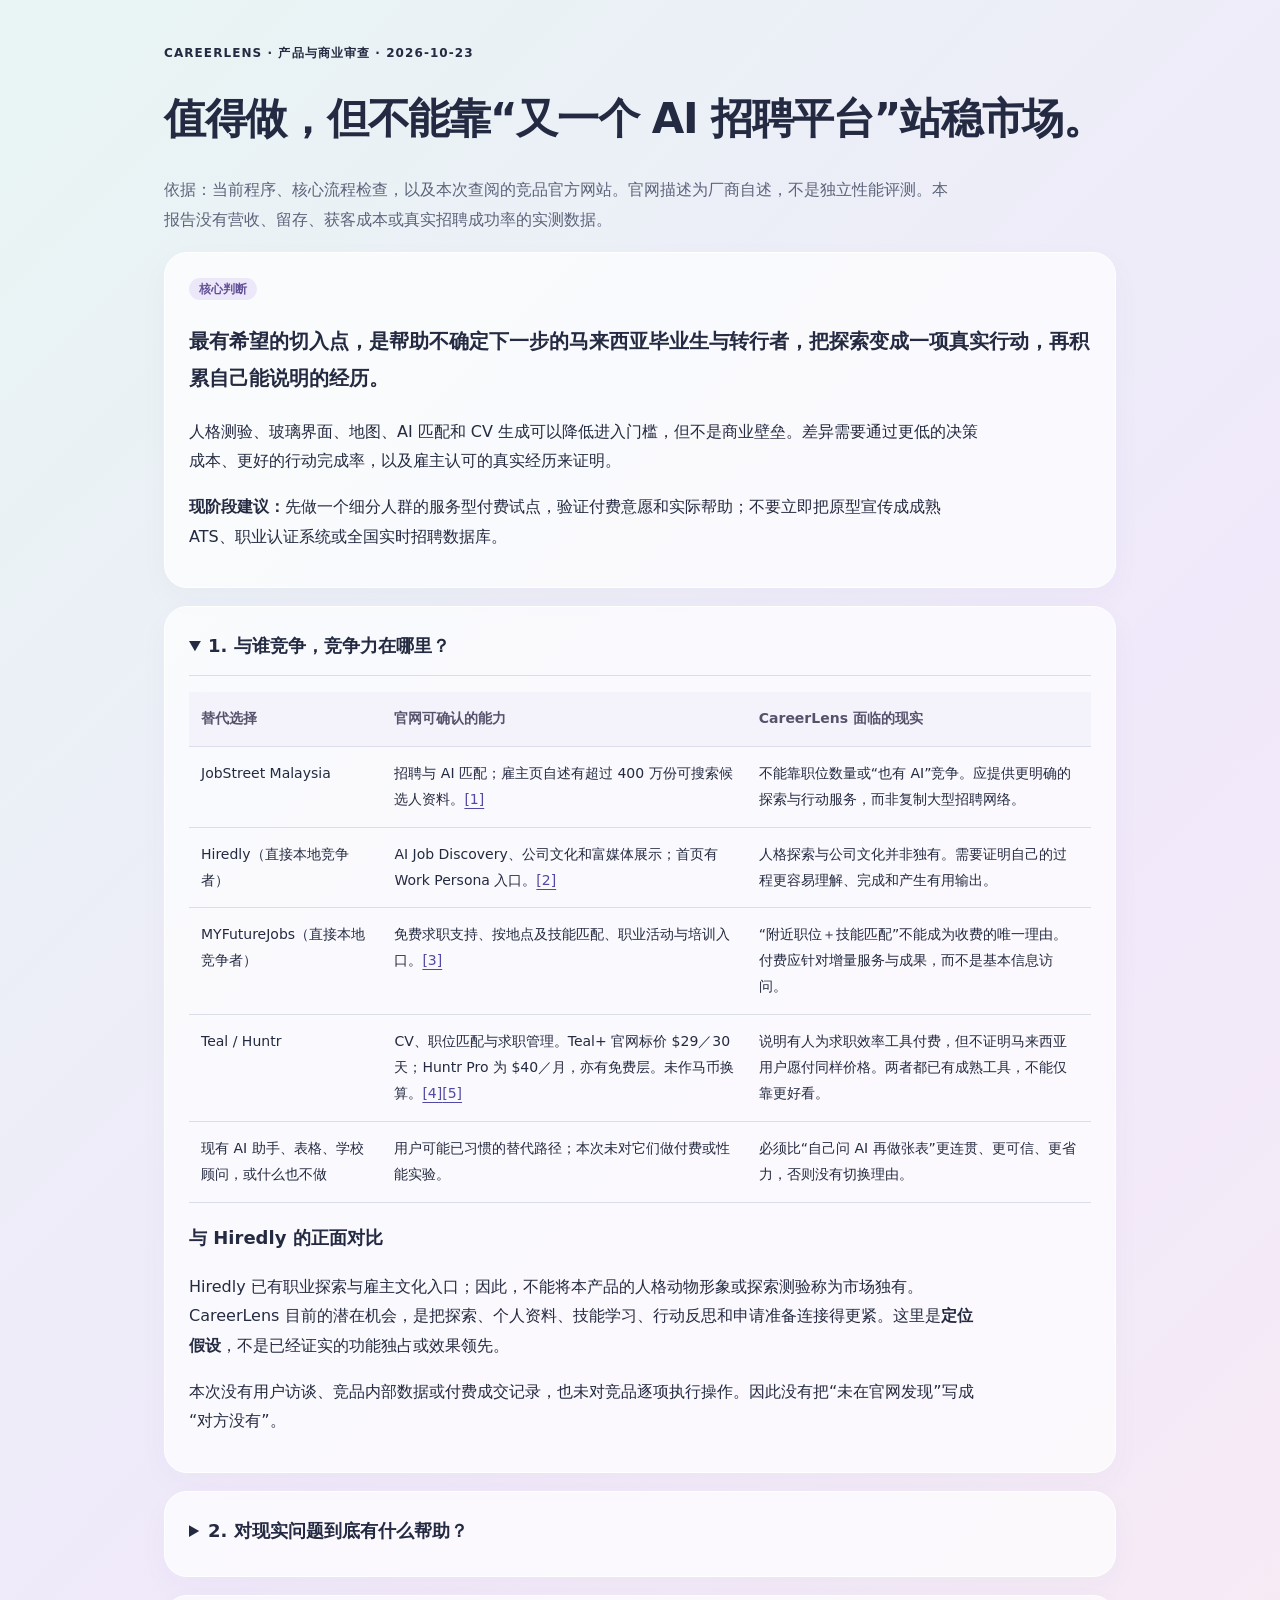
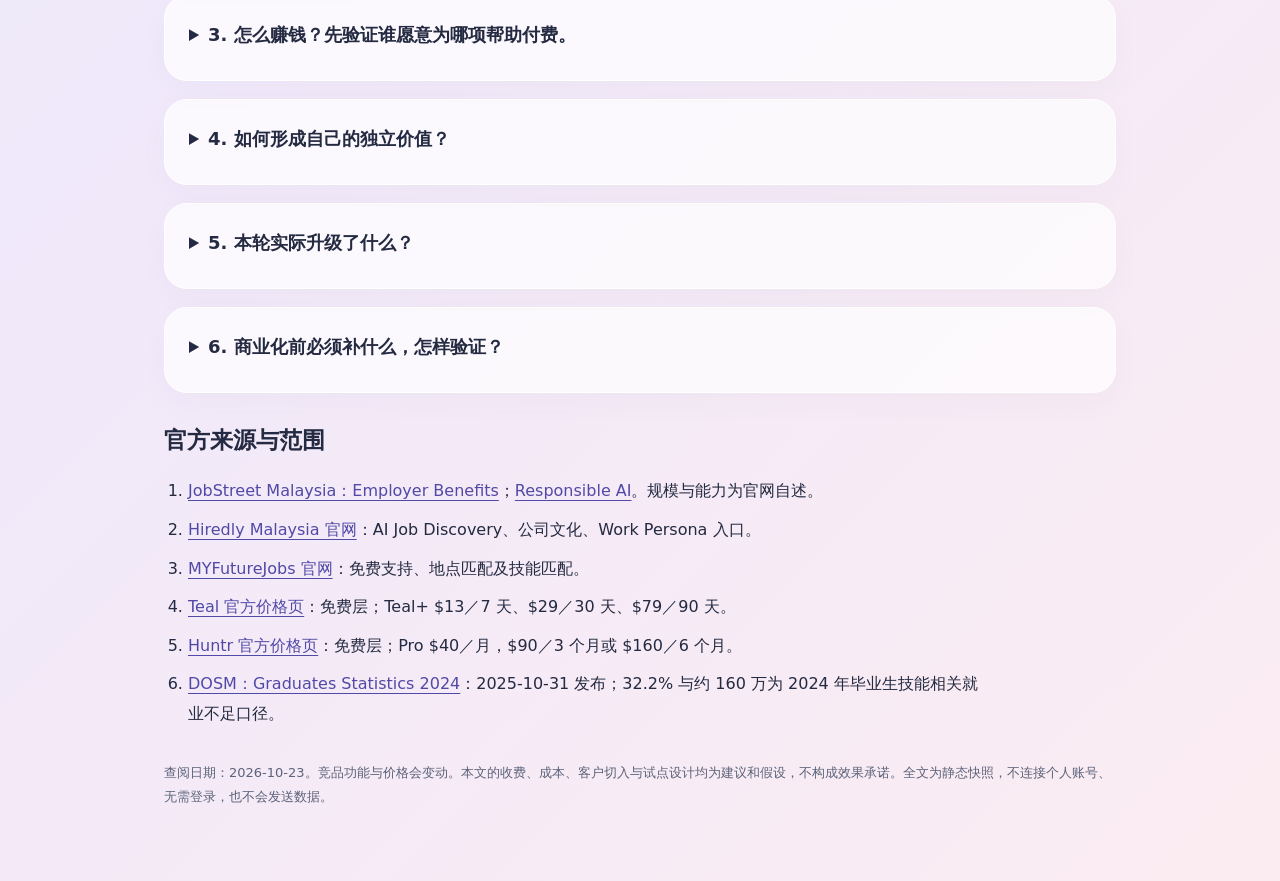
<file: reports/careerlens-market-review-2026-10-23.html>
<!doctype html>
<html lang="zh-Hans">
<meta charset="utf-8">
<meta name="viewport" content="width=device-width,initial-scale=1">
<title>CareerLens：竞争力、商业路径与产品审查</title>
<style>
*{box-sizing:border-box}html{color-scheme:light}body{margin:0;color:#242a41;background:linear-gradient(135deg,#e8f5f3,#f0e9fb 48%,#fbecf1);font:16px/1.85 system-ui,-apple-system,"Microsoft YaHei",sans-serif}main{max-width:1000px;margin:auto;padding:42px 24px 72px}h1{font-size:clamp(27px,4vw,42px);line-height:1.3;letter-spacing:-.03em}h2{font-size:23px;line-height:1.5;margin-top:30px}h3{font-size:18px}p,li{max-width:78ch}small,.muted{color:#5c637a}a{color:#5149a6;text-underline-offset:4px}.eyebrow{font-size:12px;font-weight:750;letter-spacing:.09em;text-transform:uppercase}.lead{font-size:20px;font-weight:650}.verdict,details{background:#ffffffb8;border:1px solid white;border-radius:23px;padding:20px 24px;box-shadow:0 10px 32px #35305a08;margin:18px 0}summary{cursor:pointer;font-size:18px;font-weight:750;min-height:44px;line-height:1.6;padding:5px 0}summary:focus-visible,a:focus-visible{outline:3px solid #6e60ca;outline-offset:5px}details[open] summary{border-bottom:1px solid #dcdcec;padding-bottom:14px;margin-bottom:16px}.table-wrap{overflow:auto;max-width:100%}table{width:100%;border-collapse:collapse;min-width:660px;font-size:14px}th,td{text-align:left;vertical-align:top;padding:14px 12px;border-bottom:1px solid #dcddeb}th{color:#55526c;background:#f4f2fb}ul,ol{padding-left:24px}li+li{margin-top:9px}.note{border-left:3px solid #8171c9;padding:8px 15px;background:#f5f2fc}.tag{font-size:12px;font-weight:750;color:#625196;background:#ede7fa;padding:4px 10px;border-radius:20px}footer{font-size:13px;color:#5c637a;margin-top:32px}@media(max-width:520px){main{padding:26px 16px 48px}.verdict,details{padding:17px}h2{font-size:21px}.lead{font-size:18px}}@media print{body{background:white}main{padding:0;max-width:none}details{break-inside:avoid;box-shadow:none}.table-wrap{overflow:visible}table{min-width:0}a{color:inherit}}
</style>
<main>
<div class="eyebrow">CareerLens · 产品与商业审查 · 2026-10-23</div>
<h1>值得做，但不能靠“又一个 AI 招聘平台”站稳市场。</h1>
<p class="muted">依据：当前程序、核心流程检查，以及本次查阅的竞品官方网站。官网描述为厂商自述，不是独立性能评测。本报告没有营收、留存、获客成本或真实招聘成功率的实测数据。</p>
<section class="verdict">
<span class="tag">核心判断</span>
<p class="lead">最有希望的切入点，是帮助不确定下一步的马来西亚毕业生与转行者，把探索变成一项真实行动，再积累自己能说明的经历。</p>
<p>人格测验、玻璃界面、地图、AI 匹配和 CV 生成可以降低进入门槛，但不是商业壁垒。差异需要通过更低的决策成本、更好的行动完成率，以及雇主认可的真实经历来证明。</p>
<p><b>现阶段建议：</b>先做一个细分人群的服务型付费试点，验证付费意愿和实际帮助；不要立即把原型宣传成成熟 ATS、职业认证系统或全国实时招聘数据库。</p>
</section>

<details open>
<summary>1. 与谁竞争，竞争力在哪里？</summary>
<div class="table-wrap"><table>
<thead><tr><th>替代选择</th><th>官网可确认的能力</th><th>CareerLens 面临的现实</th></tr></thead>
<tbody>
<tr><td>JobStreet Malaysia</td><td>招聘与 AI 匹配；雇主页自述有超过 400 万份可搜索候选人资料。<a href="#s1">[1]</a></td><td>不能靠职位数量或“也有 AI”竞争。应提供更明确的探索与行动服务，而非复制大型招聘网络。</td></tr>
<tr><td>Hiredly（直接本地竞争者）</td><td>AI Job Discovery、公司文化和富媒体展示；首页有 Work Persona 入口。<a href="#s2">[2]</a></td><td>人格探索与公司文化并非独有。需要证明自己的过程更容易理解、完成和产生有用输出。</td></tr>
<tr><td>MYFutureJobs（直接本地竞争者）</td><td>免费求职支持、按地点及技能匹配、职业活动与培训入口。<a href="#s3">[3]</a></td><td>“附近职位＋技能匹配”不能成为收费的唯一理由。付费应针对增量服务与成果，而不是基本信息访问。</td></tr>
<tr><td>Teal / Huntr</td><td>CV、职位匹配与求职管理。Teal+ 官网标价 $29／30 天；Huntr Pro 为 $40／月，亦有免费层。未作马币换算。<a href="#s4">[4]</a><a href="#s5">[5]</a></td><td>说明有人为求职效率工具付费，但不证明马来西亚用户愿付同样价格。两者都已有成熟工具，不能仅靠更好看。</td></tr>
<tr><td>现有 AI 助手、表格、学校顾问，或什么也不做</td><td>用户可能已习惯的替代路径；本次未对它们做付费或性能实验。</td><td>必须比“自己问 AI 再做张表”更连贯、更可信、更省力，否则没有切换理由。</td></tr>
</tbody></table></div>
<h3>与 Hiredly 的正面对比</h3>
<p>Hiredly 已有职业探索与雇主文化入口；因此，不能将本产品的人格动物形象或探索测验称为市场独有。CareerLens 目前的潜在机会，是把探索、个人资料、技能学习、行动反思和申请准备连接得更紧。这里是<b>定位假设</b>，不是已经证实的功能独占或效果领先。</p>
<p>本次没有用户访谈、竞品内部数据或付费成交记录，也未对竞品逐项执行操作。因此没有把“未在官网发现”写成“对方没有”。</p>
</details>

<details>
<summary>2. 对现实问题到底有什么帮助？</summary>
<p>DOSM 的《Graduates Statistics 2024》披露：2024 年有约 160 万名毕业生处于技能相关就业不足状态，比例为 32.2%。这是 <b>2024 年统计、2025 年发布</b>，不是 2026 年实时读数，也不等同于毕业生失业率。<a href="#s6">[6]</a></p>
<ul>
<li><b>不知道往哪里走：</b>将大而抽象的职业决定拆成可撤回的探索行动，例如比较两份真实职位要求，再记录自己对工作任务的判断。</li>
<li><b>学了很多，讲不出自己能做什么：</b>鼓励做一个小练习并记录产出；记录是自述，不自动变成已认证能力或 CV 事实。</li>
<li><b>看完建议就离开：</b>保存明确的下一步与反思，让再次打开产品时可以继续，而不只是重看一遍分数。</li>
<li><b>企业资料多、筛选费力：</b>搜索、按决定过滤、逐人查看和缺失信息提示，有机会减少切换与阅读负担；是否节省招聘时间仍需实测。</li>
</ul>
<p class="note">不能解决的事情：创造原本不存在的岗位、保证升薪或录用、用几道题认证技能，或用人格类型预测一个人的职业命运。</p>
</details>

<details>
<summary>3. 怎么赚钱？先验证谁愿意为哪项帮助付费。</summary>
<p>以下是<b>试卖方案，不是市场价格结论、已有收入或已经上线的收费功能</b>。目前未接入收费、订阅、退款或机构班级管理。</p>
<div class="table-wrap"><table>
<thead><tr><th>模式</th><th>可试的报价假设</th><th>付费价值与前提</th></tr></thead>
<tbody>
<tr><td>学校／培训机构服务型试点（优先）</td><td>RM 3,000–8,000／小班／4–6 周</td><td>职业顾问配合软件，帮助一组学生完成真实职业探索与申请准备。先明确人数、反馈次数、交付、数据权限和人工成本；不要假称已有机构管理系统。</td></tr>
<tr><td>个人可选升级</td><td>RM 19–39／月，或短期通行证</td><td>针对有明确价值和使用限额的反馈服务测试意愿。基本探索、基本资料访问、隐私权利不应被锁住；找到工作后离开是正常现象，不应制造焦虑维持订阅。</td></tr>
<tr><td>小企业招聘工作台（后续）</td><td>RM 299–699／月的试点假设</td><td>卖的是少做重复工作、候选人信息更清晰。必须先补服务器端决定同步、协作权限、审计和稳定性；当前浏览器内决定保存不足以承诺多人团队协作。</td></tr>
</tbody></table></div>
<h3>单位经济：先算交付成本，不把收入叫利润。</h3>
<p>仅作预算示例：一组试点收入 RM 5,000；顾问 12 小时×RM 100＝RM 1,200；支持 8 小时×RM 50＝RM 400；计算、存储等预算 RM 300。可变交付成本合计 RM 1,900，贡献额 RM 3,100，即 62%。这些是<b>假设</b>，尚未扣除获客、固定人员、税费、退款与销售成本，不能视为预测净利润。</p>
<p>不建议卖候选人隐私、不建议让付费改变匹配排序，也不建议在未核实牌照、合同与适用规则前开展招聘佣金业务。课程商业合作需明确披露，不能把佣金课程伪装成客观最佳选择。</p>
</details>

<details>
<summary>4. 如何形成自己的独立价值？</summary>
<ol>
<li><b>缩窄切口：</b>先选一个具体毕业生或转行群体、少数岗位方向和一个可触达渠道。不要同时竞争所有国家、所有行业、所有招聘阶段。</li>
<li><b>建立有用的连续过程：</b>探索 → 选择一次小行动 → 实践 → 反思 → 在申请中说明经历。记录必须允许修改、撤回和删除。</li>
<li><b>把可信度当作产品能力：</b>区分 CV 提及、自述实践、第三方认证、模拟场景与招聘决定。全球远程职位小样本和历史马来西亚数据不能装成全国实时市场。</li>
<li><b>靠结果建立关系：</b>与学校顾问和真实雇主共同确认哪些经历有帮助，而不是仅增加视觉装饰。合作关系和可验证结果可能形成壁垒；目前没有证据证明已经形成。</li>
<li><b>经同意积累反馈：</b>记录哪些建议有帮助、哪些行动完成、哪些信息帮助面试，优先使用最小化、合规的汇总指标。不能默认将私人反思提供给雇主或用个人数据训练模型。</li>
</ol>
</details>

<details>
<summary>5. 本轮实际升级了什么？</summary>
<ul>
<li><b>求职者首页：</b>新增目标、可用时间和真实推荐方向驱动的小行动；个人账号保存计划、反思和自述完成，可撤回、删除、刷新后继续，并处理加载与保存失败。</li>
<li><b>减少首页竞争：</b>原来的职业统计移至可展开区域；将“看过页面”与实际行动完成分开，不把访问次数冒充进步。</li>
<li><b>偏好问卷：</b>逐题显示、选择后前进、保留返回修改、可切换全部查看，并处理地区相关的条件输入；删除冗长的选项包装文字。</li>
<li><b>企业筛选：</b>实时搜索、按决定过滤、逐人上一位／下一位、结果数量与空状态；说明默认收起，决定保存清楚标注为浏览器内。</li>
<li><b>企业洞察：</b>移除依据分数自动给出的“资深专家”“自动化能力”“战略价值”等缺乏证据的断言；保留实际匹配信息和可追问的问题。真实申请与合成示例分别标识。</li>
<li><b>可信度与隐私：</b>移除无审核依据的“Verified Employer”及自查资料“认证”表述；练习分数不再叫技能认证。管理员列表不再按职位名填固定分数或编造缺失薪资；遮罩响应不再返回内部原始姓名字段。</li>
<li><b>交互与安全：</b>行动写入有账号边界、CSRF、长度与枚举验证、去重和失败提示；完成行动不自动修改 CV 或分享给雇主；企业姓名含引号时的动作参数作安全处理。</li>
</ul>
<p>保留原有 aurora 与清透玻璃方向，使用轻量反馈并尊重减少动态效果设置。这是一轮核心流程及可信度升级，不等于每一个历史模块均被重写或所有风险均已消除。</p>
</details>

<details>
<summary>6. 商业化前必须补什么，怎样验证？</summary>
<ul>
<li><b>企业端：</b>多人／跨设备决定同步、权限和审计；现有浏览器本地决定不能当作可靠团队记录。</li>
<li><b>证据与数据：</b>真实雇主供给、市场资料覆盖与更新、学习成果的核实方式；不能将示例城市职业故事视为真实访谈或预测。</li>
<li><b>运营：</b>真实支持渠道与响应能力、备份恢复、数据删除流程、监控、负载验证、支付与退款规则。需要正式上线前检查，不能靠一轮 UI 测试替代。</li>
<li><b>产品验证：</b>先邀请约 30 名目标用户及 2–3 位顾问观察完整过程，再与少量真实雇主试用。这个规模用于发现问题，不足以证明全国市场需求。</li>
</ul>
<h3>衡量什么</h3>
<p>预先定义分母，排除演示与测试账号：首次行动完成率（首次进入试点的用户中）、7 天再次使用率（同一首访群体中）、愿意付费并实际成交的人数、雇主完成一次有证据审阅所需时间。访谈“为什么没做／为什么回来”，不要把注册数、页面访问或人格测验分享量当作市场验证。</p>
<p>可以在试点前自定继续／收窄的门槛，但它们只是内部决策标准，不是行业基准。若主要使用停留在测验、行动无人完成，或顾问／企业都不愿付费，应先收窄或调整服务，而不是继续增加页面。</p>
<h3>本轮测试的边界</h3>
<p>已有后端回归与主要网页的 320／390／768／1366 像素检查，以及探索到登录、行动记录和企业筛选的自动化覆盖。最终运行结果见本次交付说明。没有执行生产负载测试、真实用户可用性研究、完整渗透测试或法规认证，不声称产品已达到全面商业就绪。</p>
<p>测试工具限制：另一次批量运行的历史 DOM 单测，因未配置 CAREERLENS_DOM_MODULE 而未能启动。该项不计入通过数；相关页面另有真实 Chromium 浏览器流程验证，不能据此声称全部历史 JavaScript 单测通过。</p>
</details>

<h2>官方来源与范围</h2>
<ol>
<li id="s1"><a href="https://my.jobstreet.com/employer-benefits">JobStreet Malaysia：Employer Benefits</a>；<a href="https://my.jobstreet.com/about/responsible-ai">Responsible AI</a>。规模与能力为官网自述。</li>
<li id="s2"><a href="https://my.hiredly.com/">Hiredly Malaysia 官网</a>：AI Job Discovery、公司文化、Work Persona 入口。</li>
<li id="s3"><a href="https://myfuturejobs.gov.my/">MYFutureJobs 官网</a>：免费支持、地点匹配及技能匹配。</li>
<li id="s4"><a href="https://www.tealhq.com/pricing">Teal 官方价格页</a>：免费层；Teal+ $13／7 天、$29／30 天、$79／90 天。</li>
<li id="s5"><a href="https://huntr.co/pricing">Huntr 官方价格页</a>：免费层；Pro $40／月，$90／3 个月或 $160／6 个月。</li>
<li id="s6"><a href="https://www.dosm.gov.my/portal-main/release-document-log?release_document_id=18748">DOSM：Graduates Statistics 2024</a>：2025-10-31 发布；32.2% 与约 160 万为 2024 年毕业生技能相关就业不足口径。</li>
</ol>
<footer>查阅日期：2026-10-23。竞品功能与价格会变动。本文的收费、成本、客户切入与试点设计均为建议和假设，不构成效果承诺。全文为静态快照，不连接个人账号、无需登录，也不会发送数据。</footer>
</main>
</html>
</file>
